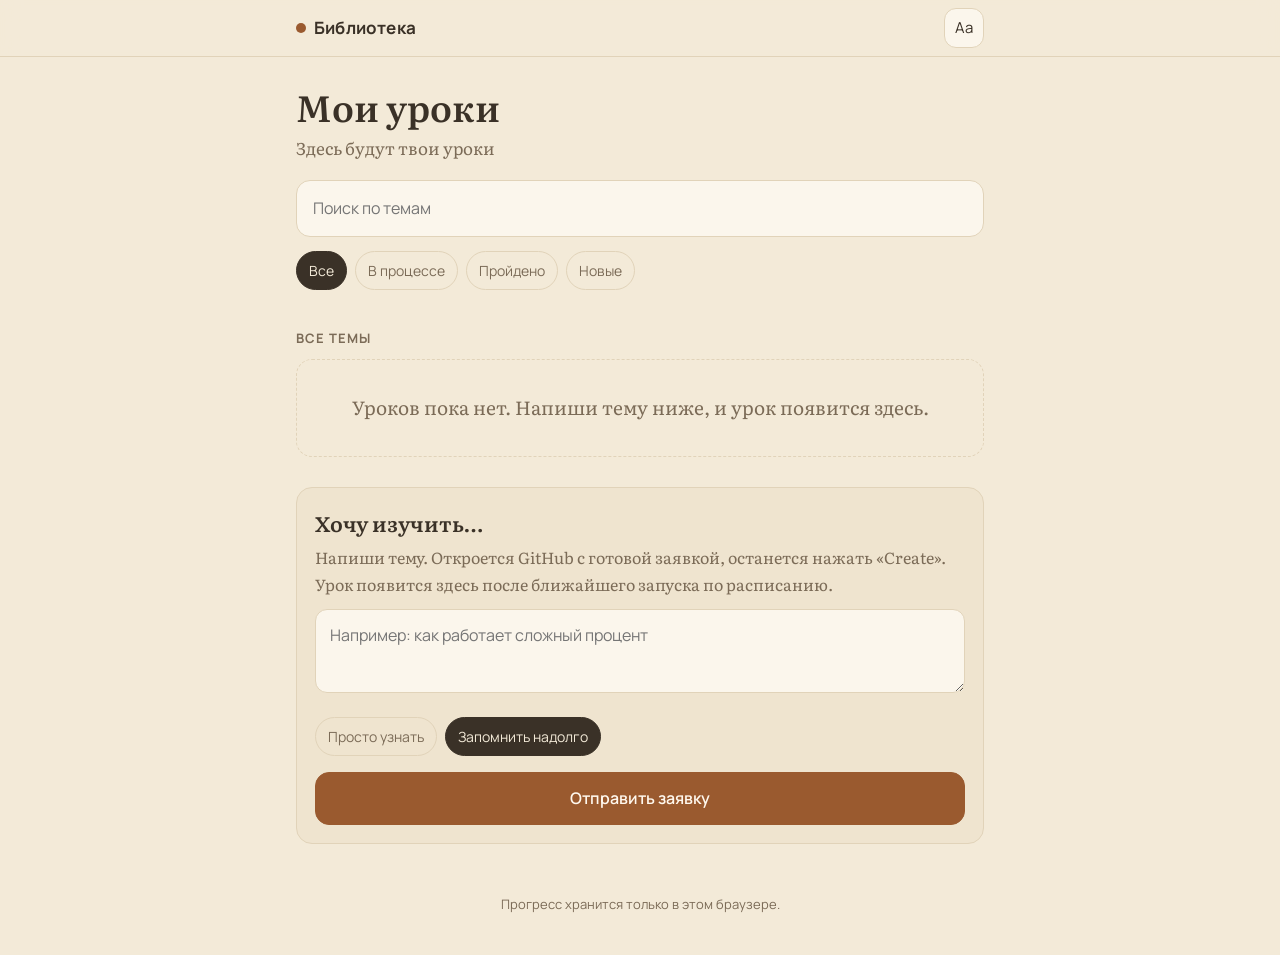
<file: index.html>
<!doctype html>
<html lang="ru">
<head>
  <meta charset="utf-8">
  <meta name="viewport" content="width=device-width, initial-scale=1, viewport-fit=cover">
  <title>Библиотека знаний</title>
  <meta name="description" content="Личная библиотека уроков">
  <meta name="theme-color" content="#f3ead8">
  <link rel="icon" href="data:image/svg+xml,<svg xmlns='http://www.w3.org/2000/svg' viewBox='0 0 32 32'><rect width='32' height='32' rx='8' fill='%239a5a2f'/><path d='M9 9h6a3 3 0 0 1 3 3v11a2 2 0 0 0-2-2H9zM23 9h-3a2 2 0 0 0-2 2' stroke='%23fbf6ec' stroke-width='2' fill='none' stroke-linejoin='round'/></svg>">
  <link rel="manifest" href="manifest.webmanifest">
  <link rel="apple-touch-icon" href="assets/icons/icon-192.png">
  <meta name="apple-mobile-web-app-capable" content="yes">
  <meta name="mobile-web-app-capable" content="yes">
  <meta name="apple-mobile-web-app-title" content="Уроки">
  <link rel="preconnect" href="https://fonts.googleapis.com">
  <link rel="preconnect" href="https://fonts.gstatic.com" crossorigin>
  <link href="https://fonts.googleapis.com/css2?family=Literata:opsz,wght@7..72,400;7..72,600;7..72,700&family=Manrope:wght@500;600;700&display=swap&subset=cyrillic" rel="stylesheet">
  <link rel="stylesheet" href="assets/style.css">
</head>
<body>
  <header class="topbar">
    <div class="wrap">
      <a class="brand" href="./"><span class="brand-dot"></span>Библиотека</a>
      <button class="icon-btn" id="readerBtn" aria-label="Настройки чтения">Aa</button>
    </div>
  </header>

  <main class="wrap">
    <section class="hero">
      <h1>Мои уроки</h1>
      <p id="stats">Загружаю…</p>
      <input class="search" id="search" type="search" placeholder="Поиск по темам" autocomplete="off">
      <div class="chips" role="group" aria-label="Фильтр">
        <button class="chip" data-f="all" aria-pressed="true">Все</button>
        <button class="chip" data-f="progress" aria-pressed="false">В процессе</button>
        <button class="chip" data-f="done" aria-pressed="false">Пройдено</button>
        <button class="chip" data-f="new" aria-pressed="false">Новые</button>
      </div>
    </section>

    <div id="due"></div>
    <div id="pinned"></div>
    <div id="all"></div>

    <section class="request" id="request">
      <h2>Хочу изучить…</h2>
      <p>Напиши тему. Откроется GitHub с готовой заявкой, останется нажать «Create». Урок появится здесь после ближайшего запуска по расписанию.</p>
      <textarea id="topic" placeholder="Например: как работает сложный процент"></textarea>
      <div class="chips" role="group" aria-label="Глубина" id="depth">
        <button class="chip" data-d="Просто узнать" aria-pressed="false">Просто узнать</button>
        <button class="chip" data-d="Запомнить надолго" aria-pressed="true">Запомнить надолго</button>
      </div>
      <div style="height:12px"></div>
      <button class="btn btn-primary btn-block" id="sendRequest">Отправить заявку</button>
    </section>
  </main>

  <footer class="footer wrap">Прогресс хранится только в этом браузере.</footer>

  <script src="assets/app.js"></script>
  <script src="assets/home.js"></script>
</body>
</html>
</file>
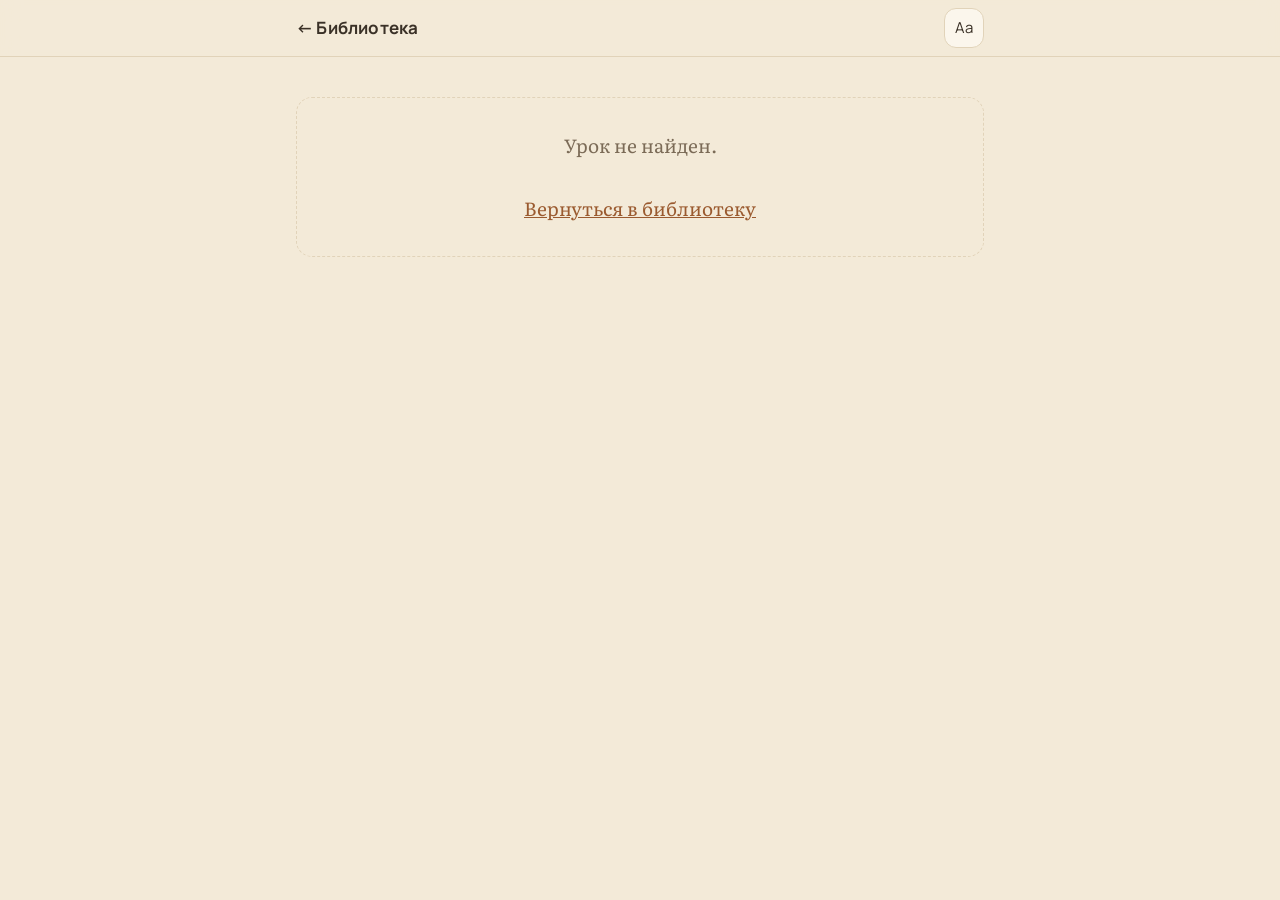
<file: lesson.html>
<!doctype html>
<html lang="ru">
<head>
  <meta charset="utf-8">
  <meta name="viewport" content="width=device-width, initial-scale=1, viewport-fit=cover">
  <title>Урок</title>
  <meta name="theme-color" content="#f3ead8">
  <link rel="icon" href="data:image/svg+xml,<svg xmlns='http://www.w3.org/2000/svg' viewBox='0 0 32 32'><rect width='32' height='32' rx='8' fill='%239a5a2f'/><path d='M9 9h6a3 3 0 0 1 3 3v11a2 2 0 0 0-2-2H9zM23 9h-3a2 2 0 0 0-2 2' stroke='%23fbf6ec' stroke-width='2' fill='none' stroke-linejoin='round'/></svg>">
  <link rel="manifest" href="manifest.webmanifest">
  <link rel="apple-touch-icon" href="assets/icons/icon-192.png">
  <meta name="apple-mobile-web-app-capable" content="yes">
  <meta name="mobile-web-app-capable" content="yes">
  <meta name="apple-mobile-web-app-title" content="Уроки">
  <link rel="preconnect" href="https://fonts.googleapis.com">
  <link rel="preconnect" href="https://fonts.gstatic.com" crossorigin>
  <link href="https://fonts.googleapis.com/css2?family=Literata:opsz,wght@7..72,400;7..72,600;7..72,700&family=Manrope:wght@500;600;700&display=swap&subset=cyrillic" rel="stylesheet">
  <link rel="stylesheet" href="assets/style.css">
</head>
<body>
  <header class="topbar">
    <div class="wrap">
      <a class="brand" href="./">← Библиотека</a>
      <button class="icon-btn" id="readerBtn" aria-label="Настройки чтения">Aa</button>
    </div>
    <div class="progress-line" id="progress"></div>
  </header>

  <main class="wrap">
    <article id="lesson"><p class="muted" style="padding:40px 0">Загружаю урок…</p></article>
  </main>

  <script src="assets/app.js"></script>
  <script src="assets/blocks.js"></script>
  <script src="assets/lesson.js"></script>
</body>
</html>
</file>
<file: assets/style.css>
/* ===== Тема: бежевая «читалка» ===== */
:root {
  --bg: #f3ead8;
  --surface: #fbf6ec;
  --surface-2: #efe4cf;
  --text: #3a3127;
  --muted: #7b6b57;
  --line: #e1d3b9;
  --accent: #9a5a2f;
  --accent-soft: #f0dcc6;
  --good: #4f7a45;
  --good-soft: #dfe9d3;
  --bad: #a6453a;
  --bad-soft: #f3d9d3;
  --shadow: 0 1px 2px rgba(80, 60, 30, .06), 0 8px 24px rgba(80, 60, 30, .07);
  --radius: 16px;
  --fs: 19px;
  --serif: "Literata", Georgia, "Times New Roman", serif;
  --sans: "Manrope", system-ui, -apple-system, "Segoe UI", Roboto, sans-serif;
  color-scheme: light;
}
:root[data-theme="dark"] {
  --bg: #1d1a16;
  --surface: #26221c;
  --surface-2: #302a22;
  --text: #e9dfcd;
  --muted: #a8977f;
  --line: #3b342a;
  --accent: #d9935a;
  --accent-soft: #3d2f22;
  --good: #8fbf7f;
  --good-soft: #27321f;
  --bad: #e08a7e;
  --bad-soft: #3a2420;
  --shadow: 0 1px 2px rgba(0, 0, 0, .3), 0 8px 24px rgba(0, 0, 0, .25);
  color-scheme: dark;
}
@media (prefers-color-scheme: dark) {
  :root:not([data-theme="light"]) {
    --bg: #1d1a16;
    --surface: #26221c;
    --surface-2: #302a22;
    --text: #e9dfcd;
    --muted: #a8977f;
    --line: #3b342a;
    --accent: #d9935a;
    --accent-soft: #3d2f22;
    --good: #8fbf7f;
    --good-soft: #27321f;
    --bad: #e08a7e;
    --bad-soft: #3a2420;
    --shadow: 0 1px 2px rgba(0, 0, 0, .3), 0 8px 24px rgba(0, 0, 0, .25);
    color-scheme: dark;
  }
}

* { box-sizing: border-box; }
html { -webkit-text-size-adjust: 100%; }
body {
  margin: 0;
  background: var(--bg);
  color: var(--text);
  font-family: var(--serif);
  font-size: var(--fs);
  line-height: 1.65;
  -webkit-font-smoothing: antialiased;
}
a { color: var(--accent); }
button, input, textarea { font: inherit; color: inherit; }
button { cursor: pointer; }
img, svg { max-width: 100%; height: auto; }
.wrap { max-width: 720px; margin: 0 auto; padding: 0 16px; }
.sans { font-family: var(--sans); }
.muted { color: var(--muted); }
.hidden { display: none !important; }

/* ===== Шапка ===== */
.topbar {
  position: sticky; top: 0; z-index: 10;
  background: color-mix(in srgb, var(--bg) 88%, transparent);
  backdrop-filter: blur(10px); -webkit-backdrop-filter: blur(10px);
  border-bottom: 1px solid var(--line);
}
.topbar .wrap { display: flex; align-items: center; gap: 8px; height: 56px; }
.brand { font-family: var(--sans); font-weight: 700; font-size: 17px; letter-spacing: .2px; text-decoration: none; color: var(--text); margin-right: auto; display: flex; align-items: center; gap: 8px; }
.brand-dot { width: 10px; height: 10px; border-radius: 50%; background: var(--accent); }
.icon-btn {
  border: 1px solid var(--line); background: var(--surface); border-radius: 12px;
  min-width: 40px; height: 40px; padding: 0 10px; font-family: var(--sans); font-size: 15px;
  display: inline-flex; align-items: center; justify-content: center; gap: 6px;
}
.icon-btn:active { transform: scale(.97); }
.progress-line { position: absolute; left: 0; bottom: -1px; height: 3px; background: var(--accent); width: 0; transition: width .1s; }

/* ===== Кнопки ===== */
.btn {
  font-family: var(--sans); font-weight: 600; font-size: 16px;
  border: 1px solid var(--line); background: var(--surface); border-radius: 14px;
  padding: 12px 18px; min-height: 48px; display: inline-flex; align-items: center; justify-content: center; gap: 8px;
  text-decoration: none; color: var(--text);
}
.btn-primary { background: var(--accent); border-color: var(--accent); color: #fff8ee; }
:root[data-theme="dark"] .btn-primary { color: #1d1a16; }
@media (prefers-color-scheme: dark) { :root:not([data-theme="light"]) .btn-primary { color: #1d1a16; } }
.btn-block { width: 100%; }
.btn:disabled { opacity: .5; cursor: default; }

/* ===== Главная ===== */
.hero { padding: 28px 0 8px; }
.hero h1 { font-size: 30px; line-height: 1.2; margin: 0 0 6px; font-weight: 600; }
.hero p { margin: 0; color: var(--muted); font-size: 17px; }
.search {
  width: 100%; margin: 18px 0 8px; padding: 14px 16px; border-radius: 14px;
  border: 1px solid var(--line); background: var(--surface); font-family: var(--sans); font-size: 16px;
  outline: none;
}
.search:focus { border-color: var(--accent); }
.chips { display: flex; gap: 8px; flex-wrap: wrap; margin: 6px 0 4px; }
.chip {
  font-family: var(--sans); font-size: 14px; padding: 7px 12px; border-radius: 999px;
  border: 1px solid var(--line); background: transparent; color: var(--muted);
}
.chip[aria-pressed="true"] { background: var(--text); color: var(--bg); border-color: var(--text); }
.section-title { font-family: var(--sans); font-size: 13px; letter-spacing: 1px; text-transform: uppercase; color: var(--muted); margin: 26px 0 10px; font-weight: 700; }
.cards { display: grid; gap: 12px; }
.card {
  position: relative; display: block; text-decoration: none; color: inherit;
  background: var(--surface); border: 1px solid var(--line); border-radius: var(--radius);
  padding: 16px 52px 16px 16px; box-shadow: var(--shadow);
}
.card h3 { margin: 0 0 4px; font-size: 20px; line-height: 1.3; font-weight: 600; }
.card p { margin: 0; color: var(--muted); font-size: 16px; line-height: 1.5; }
.card .meta { margin-top: 10px; display: flex; gap: 8px; flex-wrap: wrap; align-items: center; font-family: var(--sans); font-size: 13px; color: var(--muted); }
.pin-btn {
  position: absolute; top: 10px; right: 10px; width: 40px; height: 40px; border-radius: 12px;
  border: none; background: transparent; color: var(--muted); font-size: 20px;
}
.pin-btn[aria-pressed="true"] { color: var(--accent); }
.badge { font-family: var(--sans); font-size: 12px; font-weight: 700; padding: 3px 9px; border-radius: 999px; background: var(--surface-2); color: var(--muted); }
.badge.progress { background: var(--accent-soft); color: var(--accent); }
.badge.done { background: var(--good-soft); color: var(--good); }
.badge.due { background: var(--bad-soft); color: var(--bad); }
.empty { text-align: center; color: var(--muted); padding: 32px 12px; border: 1px dashed var(--line); border-radius: var(--radius); }

.request {
  margin: 30px 0 40px; padding: 18px; border-radius: var(--radius);
  background: var(--surface-2); border: 1px solid var(--line);
}
.request h2 { margin: 0 0 4px; font-size: 21px; font-weight: 600; }
.request p { margin: 0 0 12px; color: var(--muted); font-size: 16px; }
.request textarea { width: 100%; min-height: 84px; resize: vertical; border-radius: 12px; border: 1px solid var(--line); background: var(--surface); padding: 12px 14px; font-family: var(--sans); font-size: 16px; margin-bottom: 10px; outline: none; }
.request textarea:focus { border-color: var(--accent); }
.footer { padding: 10px 0 40px; font-family: var(--sans); font-size: 13px; color: var(--muted); text-align: center; }

/* ===== Урок ===== */
.lesson-head { padding: 28px 0 6px; }
.lesson-head h1 { font-size: 30px; line-height: 1.2; margin: 0 0 10px; font-weight: 600; }
.lesson-meta { font-family: var(--sans); font-size: 14px; color: var(--muted); display: flex; gap: 10px; flex-wrap: wrap; }
.goal { margin: 18px 0 6px; padding: 14px 16px; border-left: 4px solid var(--accent); background: var(--surface); border-radius: 0 12px 12px 0; }
.goal b { font-family: var(--sans); font-size: 13px; text-transform: uppercase; letter-spacing: 1px; color: var(--accent); display: block; margin-bottom: 2px; }
.assume { margin: 12px 0; padding: 12px 14px; border-radius: 12px; background: var(--surface-2); font-size: 16px; }
.assume b { font-family: var(--sans); font-size: 14px; }

.content h2 { font-size: 24px; line-height: 1.3; margin: 36px 0 10px; font-weight: 600; }
.content h3 { font-size: 20px; margin: 26px 0 8px; font-weight: 600; }
.content p { margin: 0 0 14px; }
.content ul, .content ol { padding-left: 24px; margin: 0 0 14px; }
.content li { margin: 4px 0; }
.content blockquote { margin: 0 0 14px; padding: 4px 16px; border-left: 3px solid var(--line); color: var(--muted); }
.content code { font-family: ui-monospace, Menlo, Consolas, monospace; font-size: .85em; background: var(--surface-2); padding: 1px 6px; border-radius: 6px; }
.content mark { background: var(--accent-soft); color: inherit; padding: 0 3px; border-radius: 4px; }
.block { margin: 18px 0; }

.callout { padding: 14px 16px; border-radius: 14px; background: var(--surface); border: 1px solid var(--line); }
.callout-title { font-family: var(--sans); font-weight: 700; font-size: 14px; margin-bottom: 4px; display: flex; gap: 6px; align-items: center; }
.callout p:last-child { margin-bottom: 0; }
.callout.example .callout-title { color: var(--accent); }
.callout.analogy .callout-title { color: var(--good); }
.callout.warning { background: var(--bad-soft); border-color: transparent; }
.callout.warning .callout-title { color: var(--bad); }
.callout.tip { background: var(--good-soft); border-color: transparent; }
.callout.tip .callout-title { color: var(--good); }

.figure { background: var(--surface); border: 1px solid var(--line); border-radius: 14px; padding: 14px; }
.figure svg { display: block; margin: 0 auto; }
.figure figcaption, .caption { font-family: var(--sans); font-size: 14px; color: var(--muted); margin-top: 8px; text-align: center; }

.table-wrap { overflow-x: auto; border: 1px solid var(--line); border-radius: 14px; background: var(--surface); }
.table-wrap table { border-collapse: collapse; width: 100%; font-size: 16px; }
.table-wrap th, .table-wrap td { padding: 10px 12px; text-align: left; vertical-align: top; border-bottom: 1px solid var(--line); }
.table-wrap th { font-family: var(--sans); font-size: 14px; background: var(--surface-2); }
.table-wrap tr:last-child td { border-bottom: none; }

.terms { display: grid; gap: 10px; }
.term { background: var(--surface); border: 1px solid var(--line); border-radius: 12px; padding: 12px 14px; }
.term dt { font-weight: 700; }
.term dd { margin: 2px 0 0; color: var(--muted); font-size: 17px; }

/* Интерактивы: общая карточка */
.widget { background: var(--surface); border: 1px solid var(--line); border-radius: var(--radius); padding: 16px; box-shadow: var(--shadow); }
.widget-label { font-family: var(--sans); font-size: 12px; font-weight: 700; letter-spacing: 1px; text-transform: uppercase; color: var(--accent); margin-bottom: 8px; }
.widget-row { display: flex; gap: 8px; flex-wrap: wrap; margin-top: 12px; }

/* Раскрывашка */
.reveal-answer { margin-top: 12px; padding-top: 12px; border-top: 1px dashed var(--line); }

/* Шаги */
.steps-list { list-style: none; padding: 0; margin: 0; counter-reset: s; }
.steps-list li { position: relative; padding: 0 0 14px 44px; animation: fade .3s ease; }
.steps-list li::before {
  counter-increment: s; content: counter(s); position: absolute; left: 0; top: 0;
  width: 30px; height: 30px; border-radius: 50%; background: var(--accent-soft); color: var(--accent);
  font-family: var(--sans); font-weight: 700; font-size: 14px; display: flex; align-items: center; justify-content: center;
}
.steps-list li b.step-title { display: block; }
@keyframes fade { from { opacity: 0; transform: translateY(6px); } to { opacity: 1; transform: none; } }

/* Вкладки */
.tabs-bar { display: flex; gap: 6px; overflow-x: auto; margin-bottom: 12px; padding-bottom: 2px; }
.tab { font-family: var(--sans); font-size: 15px; font-weight: 600; padding: 8px 14px; border-radius: 10px; border: 1px solid var(--line); background: transparent; white-space: nowrap; color: var(--muted); }
.tab[aria-selected="true"] { background: var(--accent); border-color: var(--accent); color: #fff8ee; }

/* Карточки-флешкарты */
.flash { perspective: 1000px; }
.flash-card {
  min-height: 170px; border-radius: 14px; border: 1px solid var(--line); background: var(--surface-2);
  display: flex; align-items: center; justify-content: center; text-align: center; padding: 20px;
  font-size: 20px; user-select: none; cursor: pointer; transition: transform .35s;
}
.flash-card.back { background: var(--accent-soft); }
.flash-nav { display: flex; align-items: center; justify-content: space-between; margin-top: 10px; font-family: var(--sans); font-size: 14px; color: var(--muted); }

/* Тест */
.q { margin-bottom: 22px; }
.q:last-of-type { margin-bottom: 8px; }
.q-text { font-weight: 600; margin-bottom: 10px; }
.opt {
  display: block; width: 100%; text-align: left; margin: 8px 0; padding: 12px 14px; border-radius: 12px;
  border: 1px solid var(--line); background: var(--bg); font-family: var(--serif); font-size: 17px; line-height: 1.45;
}
.opt.correct { background: var(--good-soft); border-color: var(--good); }
.opt.wrong { background: var(--bad-soft); border-color: var(--bad); }
.opt:disabled { cursor: default; color: var(--text); }
.explain { font-size: 16px; padding: 10px 12px; border-radius: 10px; background: var(--surface-2); margin-top: 6px; }
.score { font-family: var(--sans); font-weight: 700; font-size: 18px; margin-top: 10px; }

/* Вспомни / своими словами */
.recall textarea { width: 100%; min-height: 110px; resize: vertical; border-radius: 12px; border: 1px solid var(--line); background: var(--bg); padding: 12px 14px; font-size: 17px; outline: none; }
.recall textarea:focus { border-color: var(--accent); }
.self-check { display: flex; gap: 8px; flex-wrap: wrap; margin-top: 10px; }
.self-check .chip[aria-pressed="true"] { background: var(--accent); border-color: var(--accent); color: #fff8ee; }

/* Порядок */
.order-pool, .order-answer { display: flex; flex-direction: column; gap: 8px; }
.order-answer { min-height: 48px; padding: 8px; border: 1px dashed var(--line); border-radius: 12px; margin-bottom: 10px; }
.order-item { text-align: left; padding: 10px 12px; border-radius: 10px; border: 1px solid var(--line); background: var(--bg); font-size: 17px; line-height: 1.4; }
.order-answer .order-item { background: var(--accent-soft); border-color: transparent; }
.order-item.correct { background: var(--good-soft) !important; }
.order-item.wrong { background: var(--bad-soft) !important; }

/* Итог */
.summary { background: var(--surface); border: 1px solid var(--line); border-radius: var(--radius); padding: 18px; }
.summary h2 { margin-top: 0 !important; }
.summary ol { margin-bottom: 0; }
.next-list { margin-top: 14px; padding-top: 12px; border-top: 1px dashed var(--line); }

.lesson-end { margin: 34px 0 50px; display: grid; gap: 10px; }
.status-note { font-family: var(--sans); font-size: 14px; color: var(--muted); text-align: center; }

/* Панель настроек чтения */
.reader-panel {
  position: fixed; left: 0; right: 0; bottom: 0; z-index: 20; background: var(--surface);
  border-top: 1px solid var(--line); box-shadow: 0 -8px 24px rgba(0,0,0,.08); padding: 16px 16px calc(16px + env(safe-area-inset-bottom));
  transform: translateY(105%); visibility: hidden; transition: transform .25s ease, visibility .25s;
}
.reader-panel.open { transform: none; visibility: visible; }
.reader-panel .wrap { padding: 0; display: grid; gap: 12px; font-family: var(--sans); font-size: 15px; }
.reader-row { display: flex; align-items: center; justify-content: space-between; gap: 10px; }
.seg { display: flex; gap: 6px; }
.seg button { min-width: 48px; height: 40px; border-radius: 10px; border: 1px solid var(--line); background: var(--bg); font-family: var(--sans); }
.seg button[aria-pressed="true"] { border-color: var(--accent); color: var(--accent); font-weight: 700; }

.toast { position: fixed; left: 50%; bottom: 24px; transform: translateX(-50%); background: var(--text); color: var(--bg); font-family: var(--sans); font-size: 15px; padding: 10px 16px; border-radius: 12px; z-index: 30; opacity: 0; transition: opacity .2s; pointer-events: none; max-width: calc(100% - 32px); }
.toast.show { opacity: 1; }

@media (min-width: 720px) {
  .hero h1, .lesson-head h1 { font-size: 36px; }
}
@media (prefers-reduced-motion: reduce) { * { animation: none !important; transition: none !important; } }
</file>
